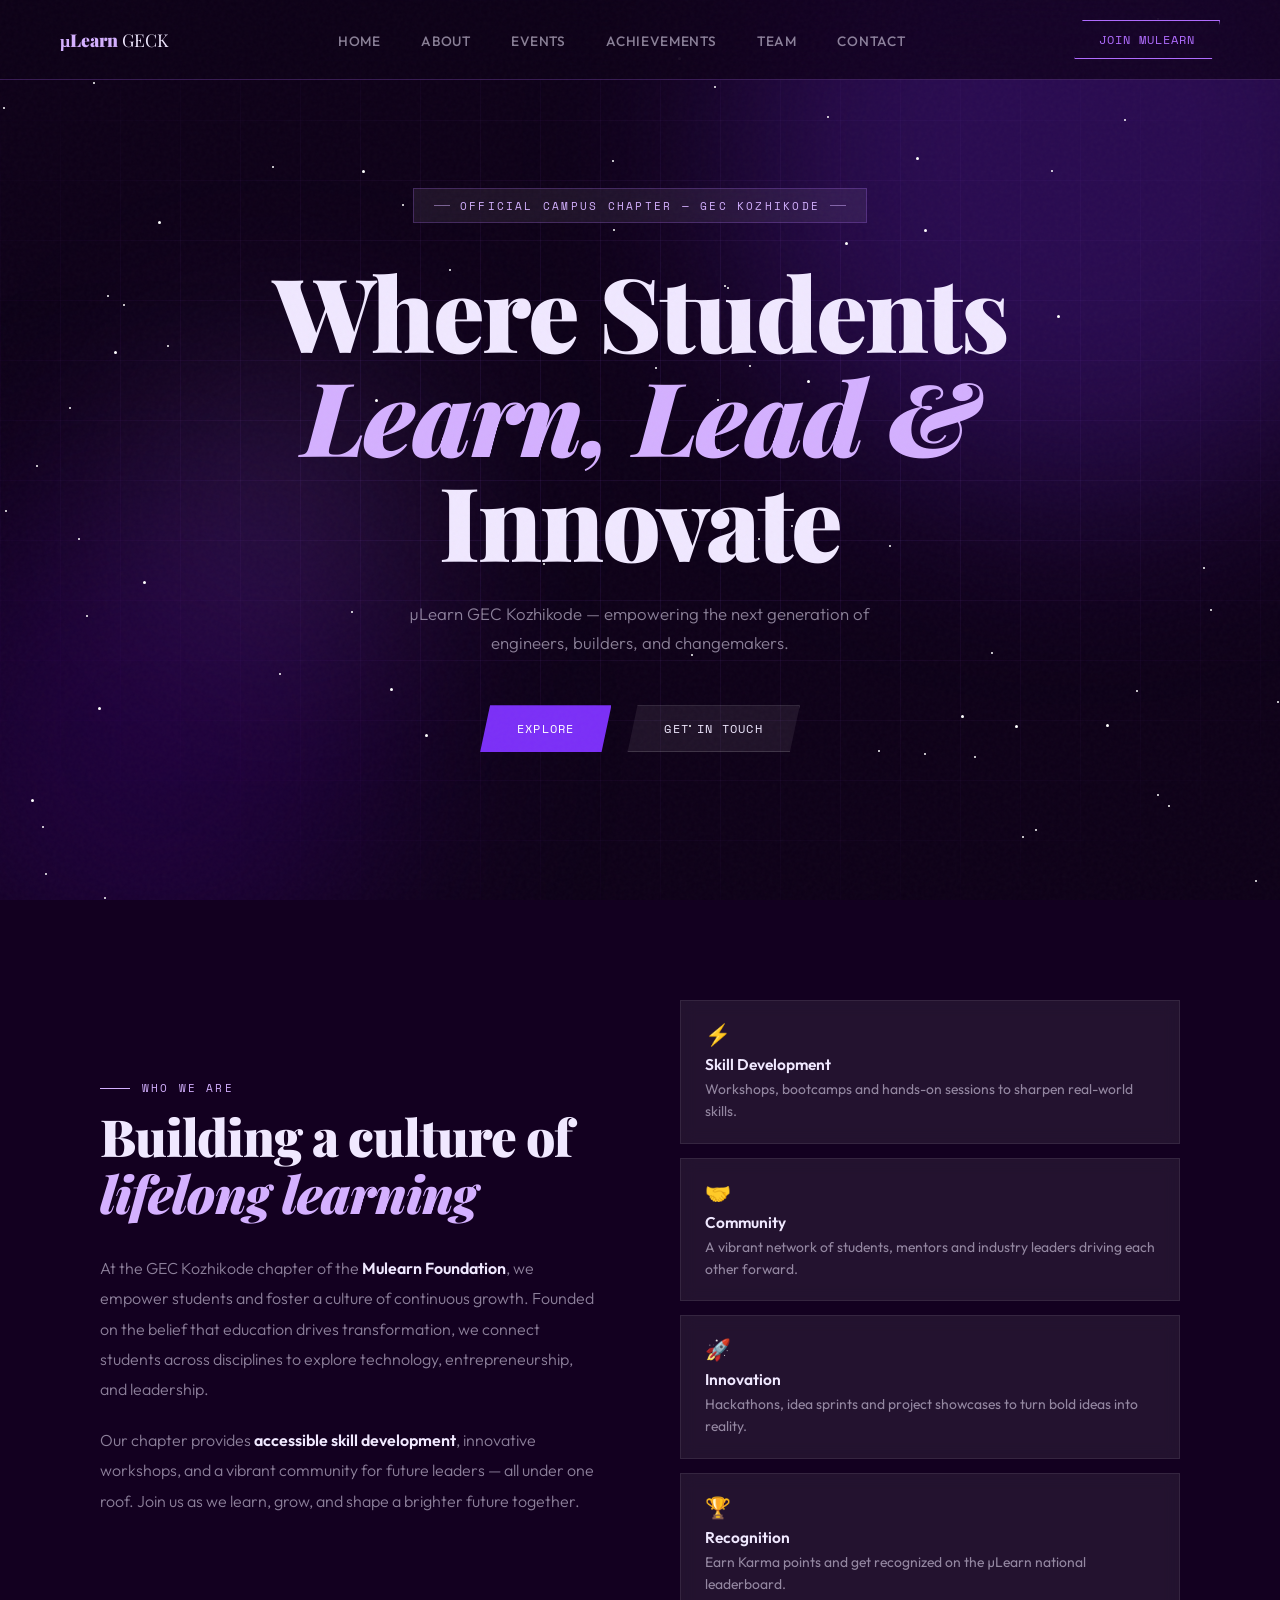
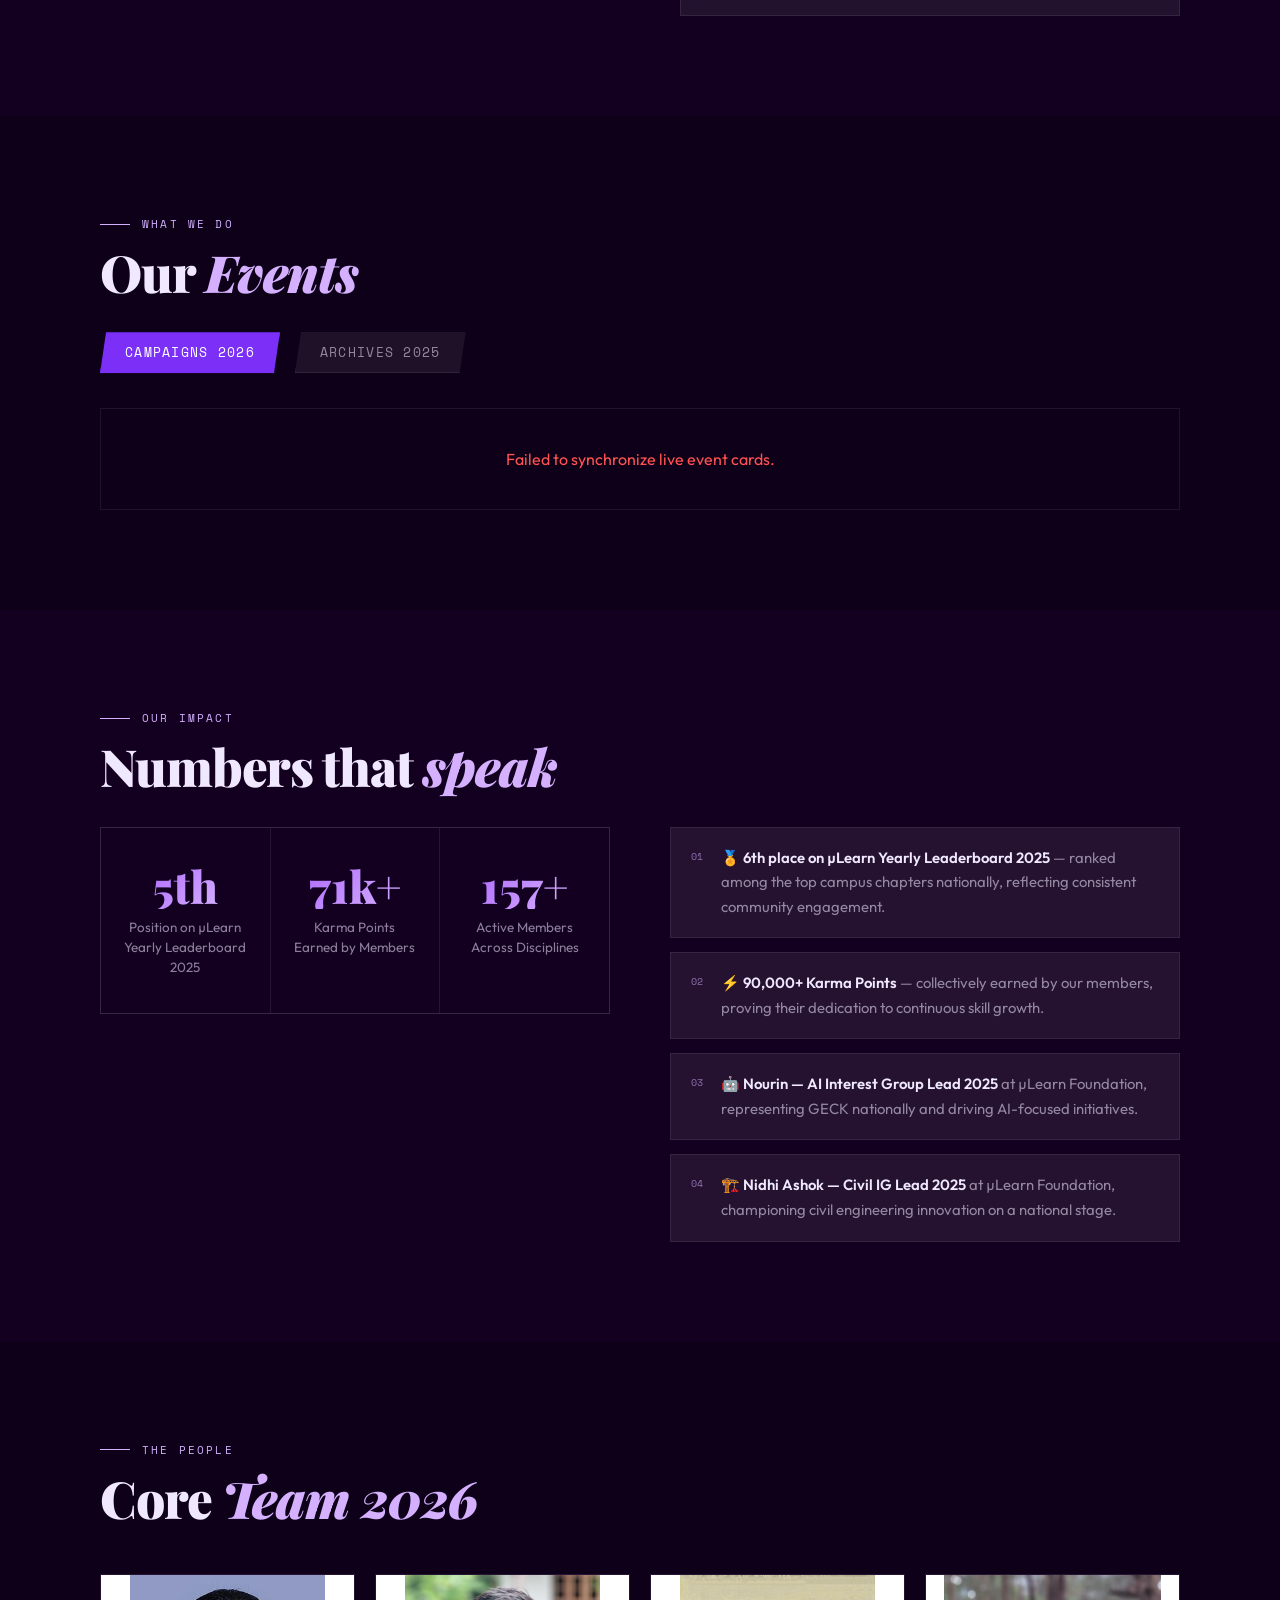
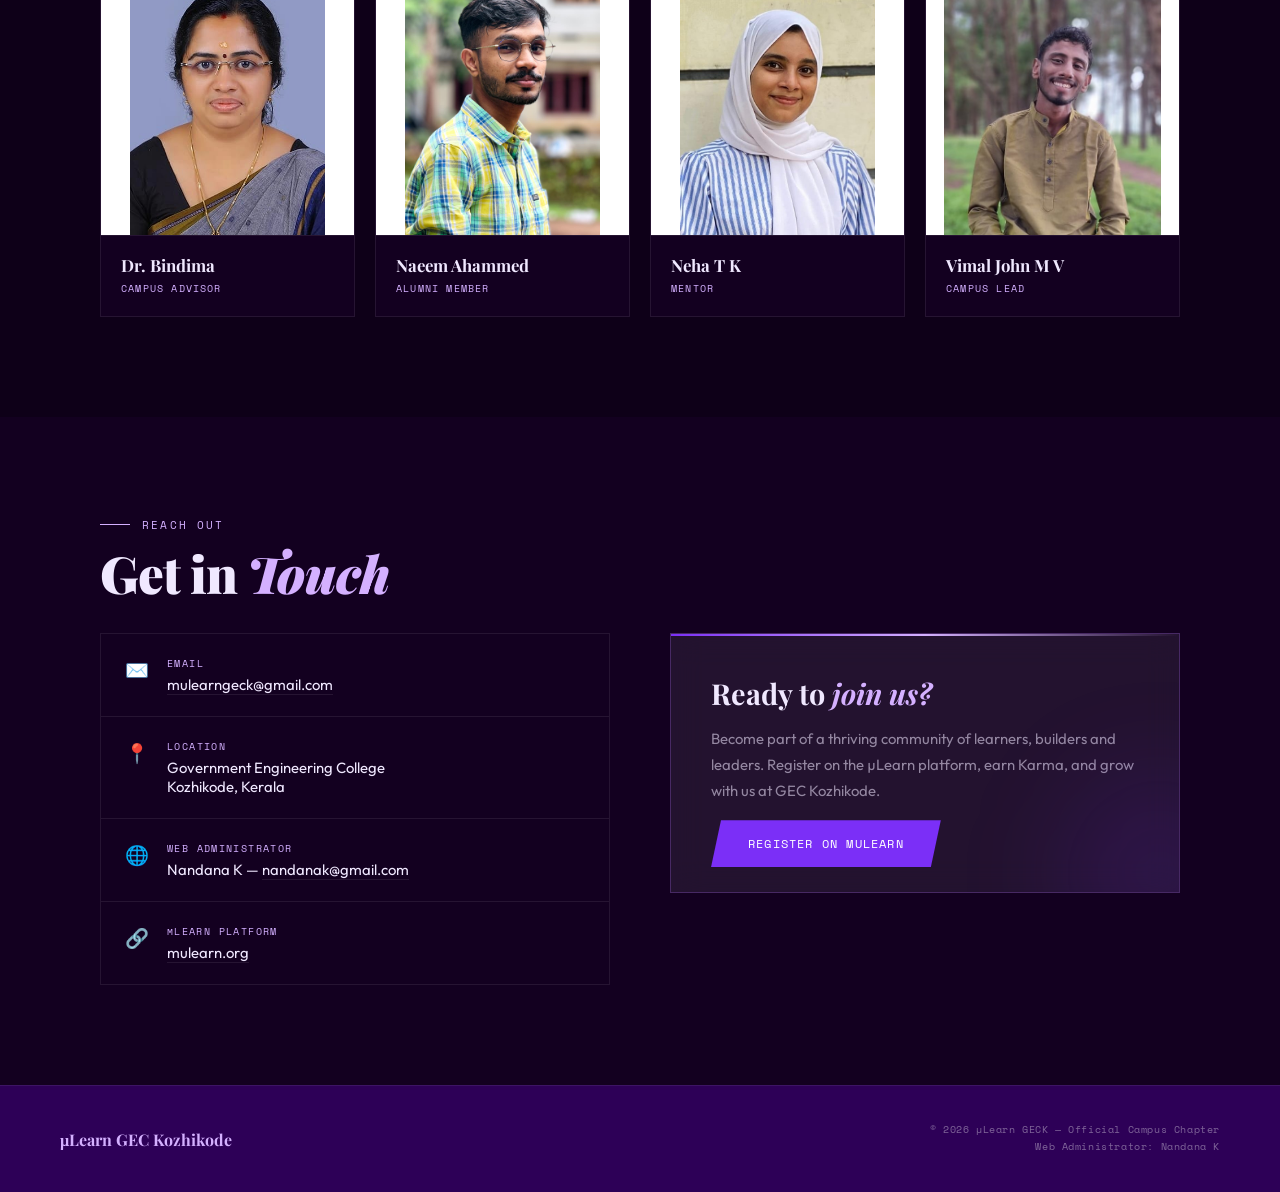
<file: index.html>
<!DOCTYPE html>
<html lang="en">
<head>
  <meta charset="UTF-8" />
  <meta name="viewport" content="width=device-width, initial-scale=1.0"/>
  <title>µLearn GEC Kozhikode – Official Website</title>
  <link rel="stylesheet" href="styles.css">
  <style>
    /* Year Filter Tab Styling to match your website's purple cyber aesthetic */
    .year-filter-tabs {
      display: flex;
      gap: 15px;
      margin: 20px 0 35px 0;
    }
    .year-tab-btn {
      font-family: 'Space Mono', monospace;
      font-size: 0.8rem;
      letter-spacing: 0.1em;
      text-transform: uppercase;
      padding: 10px 24px;
      background: var(--glass);
      color: var(--text-muted);
      border: 1px solid var(--border-soft);
      cursor: pointer;
      transition: all 0.25s ease;
      clip-path: polygon(6px 0%, 100% 0%, calc(100% - 6px) 100%, 0% 100%);
    }
    .year-tab-btn:hover {
      border-color: var(--purple-light);
      color: var(--text);
    }
    .year-tab-btn.active {
      background: var(--purple-mid);
      color: var(--white);
      border-color: var(--purple-mid);
      box-shadow: 0 0 15px rgba(123,47,247,0.3);
    }
  </style>
</head>
<body>

  <nav>
    <a class="nav-brand" href="#home">µLearn <span>GECK</span></a>
    <ul class="nav-links">
      <li><a href="#home">Home</a></li>
      <li><a href="#about">About</a></li>
      <li><a href="#events">Events</a></li>
      <li><a href="#achievements">Achievements</a></li>
      <li><a href="#team">Team</a></li>
      <li><a href="#contact">Contact</a></li>
    </ul>
    <a class="nav-cta" href="https://mulearn.org" target="_blank">Join MuLearn</a>
  </nav>

  <section id="home">
    <div class="hero-grid-bg"></div>
    <div class="hero-orb orb-1"></div>
    <div class="hero-orb orb-2"></div>
    <div class="hero-orb orb-3"></div>
    <div class="stars" id="stars"></div>

    <div class="hero-inner">
      <div class="hero-eyebrow">Official Campus Chapter — GEC Kozhikode</div>
      <h1 class="hero-title">
        <span class="block">Where Students</span>
        <span class="block italic">Learn, Lead &</span>
        <span class="block">Innovate</span>
      </h1>
      <p class="hero-sub">
        µLearn GEC Kozhikode — empowering the next generation of<br/>
        engineers, builders, and changemakers.
      </p>
      <div class="hero-cta">
        <a class="btn-primary" href="#about">Explore</a>
        <a class="btn-ghost" href="#contact">Get In Touch</a>
      </div>
    </div>
  </section>

  <section id="about">
    <div class="wrap">
      <div class="about-layout">
        <div class="about-text reveal">
          <div class="section-eyebrow">Who We Are</div>
          <h2 class="section-heading">Building a culture of <span class="accent">lifelong learning</span></h2>
          <p>At the GEC Kozhikode chapter of the <strong>Mulearn Foundation</strong>, we empower students and foster a culture of continuous growth. Founded on the belief that education drives transformation, we connect students across disciplines to explore technology, entrepreneurship, and leadership.</p>
          <p>Our chapter provides <strong>accessible skill development</strong>, innovative workshops, and a vibrant community for future leaders — all under one roof. Join us as we learn, grow, and shape a brighter future together.</p>
        </div>
        <div class="about-pillars reveal" style="transition-delay:0.15s">
          <div class="pillar">
            <div class="pillar-icon">⚡</div>
            <div class="pillar-title">Skill Development</div>
            <div class="pillar-text">Workshops, bootcamps and hands-on sessions to sharpen real-world skills.</div>
          </div>
          <div class="pillar">
            <div class="pillar-icon">🤝</div>
            <div class="pillar-title">Community</div>
            <div class="pillar-text">A vibrant network of students, mentors and industry leaders driving each other forward.</div>
          </div>
          <div class="pillar">
            <div class="pillar-icon">🚀</div>
            <div class="pillar-title">Innovation</div>
            <div class="pillar-text">Hackathons, idea sprints and project showcases to turn bold ideas into reality.</div>
          </div>
          <div class="pillar">
            <div class="pillar-icon">🏆</div>
            <div class="pillar-title">Recognition</div>
            <div class="pillar-text">Earn Karma points and get recognized on the µLearn national leaderboard.</div>
          </div>
        </div>
      </div>
    </div>
  </section>

  <section id="events">
    <div class="wrap">
      <div class="section-eyebrow reveal">What We Do</div>
      <h2 class="section-heading reveal">Our <span class="accent">Events</span></h2>

      <div class="year-filter-tabs reveal">
        <button class="year-tab-btn active" onclick="filterEventsByYear('2026', this)">Campaigns 2026</button>
        <button class="year-tab-btn" onclick="filterEventsByYear('2025', this)">Archives 2025</button>
      </div>

      <div class="slideshow-wrap reveal" style="transition-delay:0.1s">
        <div class="slides-track" id="slidesTrack">
          <p id="event-loading-msg" style="text-align: center; color: rgba(255,255,255,0.4); padding: 60px; width: 100%; font-family: 'Space Mono', monospace; font-size: 0.9rem;">
            Synchronizing with µLearn database operations matrix...
          </p>
        </div>
      </div>
    </div>
  </section>

  <section id="achievements">
    <div class="wrap">
      <div class="section-eyebrow reveal">Our Impact</div>
      <h2 class="section-heading reveal">Numbers that <span class="accent">speak</span></h2>
      <div class="achievements-layout">
        <div>
          <div class="stats-grid reveal" style="transition-delay:0.1s">
            <div class="stat-cell">
              <div class="stat-number" data-target="6" data-suffix="th">—</div>
              <div class="stat-label">Position on µLearn<br/>Yearly Leaderboard 2025</div>
            </div>
            <div class="stat-cell">
              <div class="stat-number" data-target="90" data-suffix="k+">—</div>
              <div class="stat-label">Karma Points<br/>Earned by Members</div>
            </div>
            <div class="stat-cell">
              <div class="stat-number" data-target="200" data-suffix="+">—</div>
              <div class="stat-label">Active Members<br/>Across Disciplines</div>
            </div>
          </div>
        </div>
        <div class="highlights-list reveal" style="transition-delay:0.2s">
          <div class="highlight-item">
            <div class="highlight-num">01</div>
            <div class="highlight-text"><strong>🏅 6th place on µLearn Yearly Leaderboard 2025</strong> — ranked among the top campus chapters nationally, reflecting consistent community engagement.</div>
          </div>
          <div class="highlight-item">
            <div class="highlight-num">02</div>
            <div class="highlight-text"><strong>⚡ 90,000+ Karma Points</strong> — collectively earned by our members, proving their dedication to continuous skill growth.</div>
          </div>
          <div class="highlight-item">
            <div class="highlight-num">03</div>
            <div class="highlight-text"><strong>🤖 Nourin — AI Interest Group Lead 2025</strong> at µLearn Foundation, representing GECK nationally and driving AI-focused initiatives.</div>
          </div>
          <div class="highlight-item">
            <div class="highlight-num">04</div>
            <div class="highlight-text"><strong>🏗️ Nidhi Ashok — Civil IG Lead 2025</strong> at µLearn Foundation, championing civil engineering innovation on a national stage.</div>
          </div>
        </div>
      </div>
    </div>
  </section>

  <section id="team">
    <div class="wrap">
      <div class="section-eyebrow reveal">The People</div>
      <h2 class="section-heading reveal">Core <span class="accent">Team 2026</span></h2>
      <div class="team-grid">
        <div class="team-card reveal">
          <div class="team-photo-wrap">
            <img class="team-photo" src="bindima.jpeg" alt="Dr. Bindima" onerror="this.parentElement.innerHTML='<div class=team-photo-placeholder>👩‍🏫</div>'">
          </div>
          <div class="team-info">
            <div class="team-name">Dr. Bindima</div>
            <div class="team-role">Campus Advisor</div>
          </div>
        </div>
        <div class="team-card reveal" style="transition-delay:0.1s">
          <div class="team-photo-wrap">
            <img class="team-photo" src="naem.jpeg" alt="Naeem Ahammed" onerror="this.parentElement.innerHTML='<div class=team-photo-placeholder>👨‍💻</div>'">
          </div>
          <div class="team-info">
            <div class="team-name">Naeem Ahammed</div>
            <div class="team-role">Alumni Member</div>
          </div>
        </div>
        <div class="team-card reveal" style="transition-delay:0.2s">
          <div class="team-photo-wrap">
            <img class="team-photo" src="neha.jpeg" alt="Neha T K" onerror="this.parentElement.innerHTML='<div class=team-photo-placeholder>👩‍💻</div>'">
          </div>
          <div class="team-info">
            <div class="team-name">Neha T K</div>
            <div class="team-role">Mentor</div>
          </div>
        </div>
        <div class="team-card reveal" style="transition-delay:0.3s">
          <div class="team-photo-wrap">
            <img class="team-photo" src="vimal.jpeg" alt="Vimal John M V" onerror="this.parentElement.innerHTML='<div class=team-photo-placeholder>👨‍🎓</div>'">
          </div>
          <div class="team-info">
            <div class="team-name">Vimal John M V</div>
            <div class="team-role">Campus Lead</div>
          </div>
        </div>
      </div>
    </div>
  </section>

  <section id="contact">
    <div class="wrap">
      <div class="section-eyebrow reveal">Reach Out</div>
      <h2 class="section-heading reveal">Get in <span class="accent">Touch</span></h2>
      <div class="contact-layout">
        <div class="contact-items reveal" style="transition-delay:0.1s">
          <div class="contact-item">
            <div class="contact-icon">✉️</div>
            <div>
              <div class="contact-label">Email</div>
              <div class="contact-value"><a href="mailto:mulearngeck@gmail.com">mulearngeck@gmail.com</a></div>
            </div>
          </div>
          <div class="contact-item">
            <div class="contact-icon">📍</div>
            <div>
              <div class="contact-label">Location</div>
              <div class="contact-value">Government Engineering College<br/>Kozhikode, Kerala</div>
            </div>
          </div>
          <div class="contact-item">
            <div class="contact-icon">🌐</div>
            <div>
              <div class="contact-label">Web Administrator</div>
              <div class="contact-value">Nandana K — <a href="mailto:nandanak@gmail.com">nandanak@gmail.com</a></div>
            </div>
          </div>
          <div class="contact-item">
            <div class="contact-icon">🔗</div>
            <div>
              <div class="contact-label">µLearn Platform</div>
              <div class="contact-value"><a href="https://mulearn.org" target="_blank">mulearn.org</a></div>
            </div>
          </div>
        </div>
        <div class="join-box reveal" style="transition-delay:0.2s">
          <h3>Ready to <span>join us?</span></h3>
          <p>Become part of a thriving community of learners, builders and leaders. Register on the µLearn platform, earn Karma, and grow with us at GEC Kozhikode.</p>
          <a class="btn-primary" href="https://mulearn.org" target="_blank">Register on MuLearn</a>
        </div>
      </div>
    </div>
  </section>

  <footer>
    <div class="footer-brand">µLearn GEC Kozhikode</div>
    <div class="footer-copy">
      © 2026 µLearn GECK — Official Campus Chapter<br/>
      Web Administrator: Nandana K
    </div>
  </footer>

  <script>
    const SCRIPT_URL = 'https://script.google.com/macros/s/AKfycbz1YLQO2w8bwQ8GNweSL10hmGk7LfmsLa-3VW8U76nuwHiRft1mTZz8T8WTAPWBjPbb/exec';
    const track = document.getElementById('slidesTrack');
    
    // Master data arrays for multi-year scope management
    let allEventsCached = [];
    let activeYearFilter = '2026';

    function getDirectDriveImageUrl(url) {
      if (!url) return '';
      const trimmed = url.trim();
      if (!trimmed.includes('drive.google.com')) return trimmed;
      const match = trimmed.match(/\/file\/d\/([a-zA-Z0-9-_]+)/) || trimmed.match(/id=([a-zA-Z0-9-_]+)/);
      if (match && match[1]) {
        return `https://drive.google.com/thumbnail?sz=w1200&id=${match[1]}`;
      }
      return trimmed;
    }

    // Network ingestion pipeline
    fetch(SCRIPT_URL)
      .then(res => res.json())
      .then(data => {
        allEventsCached = data || [];
        // Render the default tab (2026) immediately upon successful download
        renderFilteredCarousel();
      })
      .catch(err => {
        console.error("Fetch failure:", err);
        track.innerHTML = `<p style="text-align:center; color:#ff5252; width:100%; padding:40px;">Failed to synchronize live event cards.</p>`;
      });

    // Filtering handler linked directly to sub-tab button elements
    function filterEventsByYear(year, buttonElement) {
      activeYearFilter = year;
      
      // Update visual active styling across tab buttons
      document.querySelectorAll('.year-tab-btn').forEach(btn => btn.classList.remove('active'));
      buttonElement.classList.add('active');
      
      renderFilteredCarousel();
    }

    function renderFilteredCarousel() {
      // Filter array on the fly based on whether the date string contains '2025' or '2026'
      const filteredData = allEventsCached.filter(event => {
        const eventDateStr = String(event.date || '');
        return eventDateStr.includes(activeYearFilter);
      });

      if(filteredData.length === 0) {
        track.innerHTML = `<p style="text-align:center; color:rgba(255,255,255,0.5); width:100%; padding:60px; font-family:'Space Mono', monospace; font-size:0.9rem;">No entries found for the year ${activeYearFilter}.</p>`;
        return;
      }

      track.innerHTML = '';
      const totalSlides = filteredData.length;

      filteredData.forEach((event, index) => {
        const slideNum = index + 1;
        const padIndex = String(slideNum).padStart(2, '0');
        const padTotal = String(totalSlides).padStart(2, '0');
        
        const assetImg = getDirectDriveImageUrl(event.imageurl || event.image);
        const encodedName = encodeURIComponent(event.name);
        const encodedCat = encodeURIComponent(event.category);

        // Real-time date boundary checking loop logic
        let isExpired = false;
        if (event.deadline) {
          const deadlineDate = new Date(event.deadline);
          const currentDate = new Date();
          if (!isNaN(deadlineDate.getTime()) && currentDate > deadlineDate) {
            isExpired = true;
          }
        }

        const actionButtonHTML = isExpired 
          ? `<button class="register-btn" disabled style="background: rgba(255,255,255,0.05); color: var(--text-muted); border-color: var(--border-soft); cursor: not-allowed; transform: none; box-shadow: none;">Closed</button>`
          : `<button class="register-btn" onclick="window.location.href='register.html?name=${encodedName}&cat=${encodedCat}'">Register</button>`;

        const slideHTML = `
          <div class="slide ${index === 0 ? 'active' : ''}" data-slide-idx="${index}">
            <div class="slide-img-wrap">
              <img class="slide-img" src="${assetImg}" alt="${event.name}" onerror="this.style.display='none'; this.nextElementSibling.style.display='flex';">
              <div class="slide-placeholder" style="display:none; width:100%; height:100%; background:var(--bg-3); align-items:center; justify-content:center; font-size:4rem;">🌌</div>
            </div>
            <div class="slide-content">
              <div class="slide-index">${padIndex} / ${padTotal}</div>
              <div class="slide-cat">${event.category}</div>
              <div class="slide-name">${event.name}</div>
              <div class="slide-desc">
                ${event.description}
                <br><br>
                <span style="color: var(--lavender); font-family: 'Space Mono', monospace; font-size: 0.8rem; display: block; margin-bottom: 5px;">
                  📅 Date: ${event.date} | 🪙 Cost: ${event.price}
                </span>
              </div>
              <div class="slide-controls">
                <button class="slide-btn global-prev-trigger" id="prevBtn" aria-label="Previous">&#8592;</button>
                <button class="slide-btn global-next-trigger" id="nextBtn" aria-label="Next">&#8594;</button>
                <div class="slide-dots"></div>
                <span class="slide-counter">${slideNum} / ${totalSlides}</span>
                ${actionButtonHTML}
              </div>
            </div>
          </div>
        `;
        track.innerHTML += slideHTML;
      });

      // Clear existing listeners by initializing a brand new structural instance loop
      initCarouselEngine(totalSlides);
    }

    function initCarouselEngine(total) {
      let currentIdx = 0;
      
      function updateSliderDOM(targetIdx) {
        const slides = document.querySelectorAll('.slide');
        if(slides.length === 0) return;
        
        slides[currentIdx].classList.remove('active');
        currentIdx = (targetIdx + total) % total;
        slides[currentIdx].classList.add('active');
        
        const dotContainers = document.querySelectorAll('.slide-dots');
        dotContainers.forEach(container => {
          container.innerHTML = '';
          for(let i=0; i<total; i++) {
            container.innerHTML += `<span class="dot ${i === currentIdx ? 'active' : ''}"></span>`;
          }
        });

        document.querySelectorAll('.slide-counter, .s-counter').forEach(el => {
          el.textContent = `${currentIdx + 1} / ${total}`;
        });
      }

      // Safeguard global click pipeline configuration
      if (!window.carouselListenerConfigured) {
        document.addEventListener('click', function(e) {
          const slides = document.querySelectorAll('.slide');
          const localTotal = slides.length;
          if(localTotal <= 1) return;

          // Find current active slide index manually
          let activeIdx = 0;
          slides.forEach((s, idx) => { if(s.classList.contains('active')) activeIdx = idx; });

          if(e.target.classList.contains('global-next-trigger') || e.target.id === 'nextBtn' || e.target.classList.contains('s-next')) {
            slides[activeIdx].classList.remove('active');
            let nextIdx = (activeIdx + 1) % localTotal;
            slides[nextIdx].classList.add('active');
            syncCarouselIndicators(nextIdx, localTotal);
          }
          if(e.target.classList.contains('global-prev-trigger') || e.target.id === 'prevBtn' || e.target.classList.contains('s-prev')) {
            slides[activeIdx].classList.remove('active');
            let prevIdx = (activeIdx - 1 + localTotal) % localTotal;
            slides[prevIdx].classList.add('active');
            syncCarouselIndicators(prevIdx, localTotal);
          }
        });
        window.carouselListenerConfigured = true;
      }

      function syncCarouselIndicators(idx, localTotal) {
        const dotContainers = document.querySelectorAll('.slide-dots');
        dotContainers.forEach(container => {
          container.innerHTML = '';
          for(let i=0; i<localTotal; i++) {
            container.innerHTML += `<span class="dot ${i === idx ? 'active' : ''}"></span>`;
          }
        });
        document.querySelectorAll('.slide-counter, .s-counter').forEach(el => {
          el.textContent = `${idx + 1} / ${localTotal}`;
        });
      }

      updateSliderDOM(0);
    }
  </script>
  <script src="scripts.js"></script>
</body>
</html>
</file>
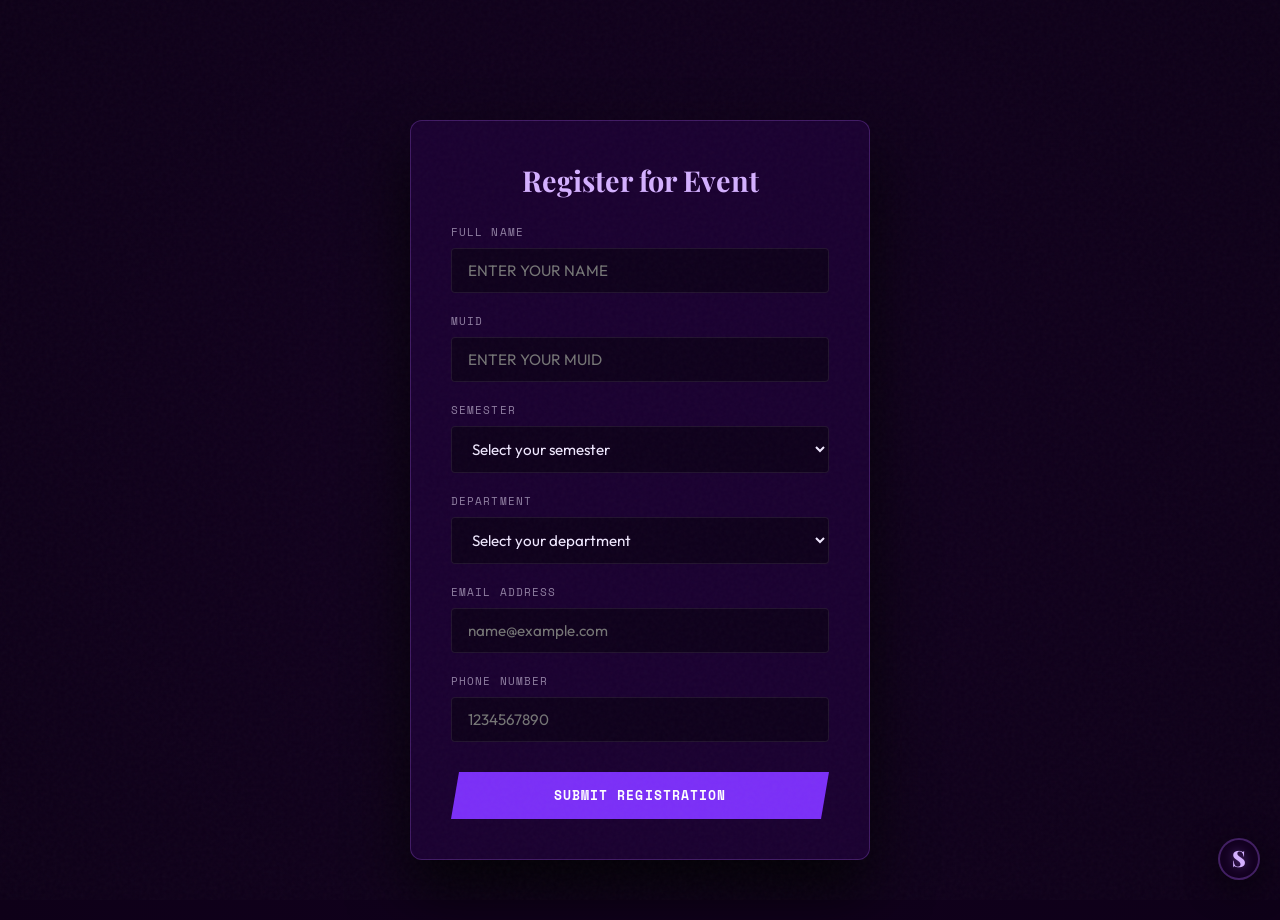
<file: register.html>
<!DOCTYPE html>
<html lang="en">
<head>
  <meta charset="UTF-8">
  <meta name="viewport" content="width=device-width, initial-scale=1.0">
  <title>REGISTER</title>
  <link rel="stylesheet" href="styles.css">
</head>
<body class="register-body-wrapper">

  <div class="form-container">
    <h2 id="form-title">Student Details Form</h2>
    
    <form id="studentRegisterForm">
      <input type="hidden" id="eventName" name="eventName">
      <input type="hidden" id="eventCategory" name="eventCategory">
        
      <div class="form-group">
        <label for="name">Full Name</label>
        <input type="text" id="name" name="name" placeholder="ENTER YOUR NAME" required>
      </div>

      <div class="form-group">
        <label for="muid">MUID</label>
        <input type="text" id="muid" name="muid" placeholder="ENTER YOUR MUID" required>
      </div>

      <div class="form-group">
        <label for="semester">Semester</label>
        <select id="semester" name="semester" required>
          <option value="" disabled selected>Select your semester</option>
          <option value="S1">S1</option>
          <option value="S2">S2</option>
          <option value="S3">S3</option>
          <option value="S4">S4</option>
          <option value="S5">S5</option>
          <option value="S6">S6</option>
          <option value="S7">S7</option>
          <option value="S8">S8</option>
        </select>
      </div>

      <div class="form-group">
        <label for="department">Department</label>
        <select id="department" name="department" required>
          <option value="" disabled selected>Select your department</option>
          <option value="CSD">CSD</option>
          <option value="EC">EC</option>
          <option value="AE">AE</option>
          <option value="CE">CE</option>
          <option value="MECH">MECH</option>
        </select>
      </div>

      <div class="form-group">
        <label for="email">Email Address</label>
        <input type="email" id="email" name="email" placeholder="name@example.com" required>
      </div>

      <div class="form-group">
        <label for="phone">Phone Number</label>
        <input type="tel" id="phone" name="phone" placeholder="1234567890" pattern="[0-9]{10}" title="Please enter a valid 10-digit phone number" required>
      </div>

      <button type="submit" id="submitBtn">Submit Registration</button>
    </form>
    
    <p id="successToast" style="color: #00e676; text-align: center; margin-top: 15px; display: none; font-weight: 600; font-family: 'Space Mono', monospace; font-size: 0.85rem;">
      Registration saved to database matrix!
    </p>
  </div>
  

  <script>
    const urlParams = new URLSearchParams(window.location.search);
    const eventName = urlParams.get('name') || "Event";
    const eventCategory = urlParams.get('cat') || "Tech"; 

    document.getElementById('form-title').innerText = `Register for ${eventName}`;
    document.getElementById('eventName').value = eventName;
    document.getElementById('eventCategory').value = eventCategory;

    const BACKEND_URL = 'https://script.google.com/macros/s/AKfycbz1YLQO2w8bwQ8GNweSL10hmGk7LfmsLa-3VW8U76nuwHiRft1mTZz8T8WTAPWBjPbb/exec'; 
    
    const form = document.getElementById('studentRegisterForm');
    const submitBtn = document.getElementById('submitBtn');
    const toast = document.getElementById('successToast');

    form.addEventListener('submit', event => {
      event.preventDefault(); 
      
      submitBtn.disabled = true;
      submitBtn.innerText = "Processing submission...";

      fetch(BACKEND_URL, { method: 'POST', body: new FormData(form) })
        .then(res => {
          submitBtn.innerText = "Submitted Successfully!";
          toast.style.display = "block";
          form.reset(); 
        })
        .catch(err => {
          console.error("Error logging submission:", err.message);
          submitBtn.disabled = false;
          submitBtn.innerText = "Retry Submission";
        });
    });
  </script>
<!-- Sidharth P. Signature Widget - Interactive Circle Capsule -->
<div class="sidharth-signature-widget" style="position: fixed; bottom: 20px; right: 20px; z-index: 99999; display: flex; align-items: center; flex-direction: row-reverse; gap: 0px; cursor: pointer;" onmouseenter="this.querySelector('.sig-text-slide').style.width='180px'; this.querySelector('.sig-text-slide').style.padding='0 15px 0 20px'; this.querySelector('.sig-text-slide').style.opacity='1'; this.querySelector('.sig-text-slide').style.marginRight='-15px'; this.querySelector('.sig-icon-ring').style.transform='rotate(360deg)'; this.querySelector('.sig-icon-ring').style.borderColor='#b06bff';" onmouseleave="this.querySelector('.sig-text-slide').style.width='0px'; this.querySelector('.sig-text-slide').style.padding='0'; this.querySelector('.sig-text-slide').style.opacity='0'; this.querySelector('.sig-text-slide').style.marginRight='0px'; this.querySelector('.sig-icon-ring').style.transform='rotate(0deg)'; this.querySelector('.sig-icon-ring').style.borderColor='rgba(176,107,255,0.3)';">
  
  <!-- The Master Font Circle Ring -->
  <div class="sig-icon-ring" style="width: 42px; height: 42px; background: #130020; border: 2px solid rgba(176,107,255,0.3); border-radius: 50%; display: flex; align-items: center; justify-content: center; box-shadow: 0 8px 32px rgba(0,0,0,0.6); position: relative; z-index: 2; transition: transform 0.6s cubic-bezier(0.23, 1, 0.32, 1), border-color 0.4s ease;">
    <span style="font-family: 'Playfair Display', serif; font-weight: 900; font-size: 1.4rem; color: #d4b0ff; line-height: 1; text-shadow: 0 0 10px rgba(176,107,255,0.5); transform: translateY(-1px);">S</span>
  </div>

  <!-- Sliding Interactive Text Capsule -->
  <div class="sig-text-slide" style="width: 0px; height: 34px; background: rgba(26,0,48,0.85); backdrop-filter: blur(8px); -webkit-backdrop-filter: blur(8px); border: 1px solid rgba(176,107,255,0.2); border-radius: 20px 0 0 20px; display: flex; align-items: center; justify-content: center; white-space: nowrap; opacity: 0; overflow: hidden; transition: all 0.5s cubic-bezier(0.23, 1, 0.32, 1); z-index: 1;">
    <span style="font-family: 'Space Mono', monospace; font-size: 0.68rem; color: #ede0ff; letter-spacing: 0.08em; text-transform: uppercase;">Crafted by <strong style="color: #fff; font-family: 'Outfit', sans-serif; font-weight: 600;">Sidharth</strong></span>
  </div>
</div>
</div>
</body>
</html>
</file>
<file: styles.css>
@import url('https://fonts.googleapis.com/css2?family=Playfair+Display:wght@400;700;900&family=Outfit:wght@300;400;500;600;700&family=Space+Mono:wght@400;700&display=swap');
   
:root {
  --purple-deep: #2d0057;
  --purple-mid: #7b2ff7;
  --purple-light: #b06bff;
  --lavender: #d4b0ff;
  --soft: #ede0ff;
  --white: #fff;
  --bg: #0e0018;
  --bg-2: #130020;
  --bg-3: #1a0030;
  --glass: rgba(255,255,255,0.07);
  --glass-border: rgba(255,255,255,0.14);
  --glass-hover: rgba(255,255,255,0.12);
  --text: #f0e8ff;
  --text-muted: rgba(240,232,255,0.55);
  --border: rgba(176,107,255,0.25);
  --border-soft: rgba(255,255,255,0.08);
}

*, *::before, *::after { box-sizing: border-box; margin: 0; padding: 0; }
html { scroll-behavior: smooth; }

body {
  font-family: 'Outfit', sans-serif;
  background: var(--bg);
  color: var(--text);
  overflow-x: hidden;
}

body::before {
  content: '';
  position: fixed;
  inset: 0;
  background-image: url("data:image/svg+xml,%3Csvg viewBox='0 0 256 256' xmlns='http://www.w3.org/2000/svg'%3E%3Cfilter id='n'%3E%3CfeTurbulence type='fractalNoise' baseFrequency='0.9' numOctaves='4' stitchTiles='stitch'/%3E%3C/filter%3E%3Crect width='100%25' height='100%25' filter='url(%23n)' opacity='1'/%3E%3C/svg%3E");
  opacity: 0.03;
  pointer-events: none;
  z-index: 9999;
}

/* Target registration body container cleanly for alignment layout overrides */
.register-body-wrapper {
  display: flex;
  justify-content: center;
  align-items: center;
  min-height: 100vh;
  padding: 120px 20px 60px;
  background-image: radial-gradient(circle at center, var(--bg-2) 0%, var(--bg) 100%);
}

::-webkit-scrollbar { width: 4px; }
::-webkit-scrollbar-track { background: var(--bg); }
::-webkit-scrollbar-thumb { background: var(--purple-mid); border-radius: 99px; }

/* ─── NAVBAR ─── */
nav {
  position: fixed;
  top: 0; left: 0; right: 0;
  z-index: 200;
  display: flex;
  align-items: center;
  justify-content: space-between;
  padding: 20px 60px;
  background: rgba(14,0,24,0.72);
  backdrop-filter: blur(24px);
  -webkit-backdrop-filter: blur(24px);
  border-bottom: 1px solid var(--border);
  animation: navIn 0.9s cubic-bezier(.23,1,.32,1) both;
}
@keyframes navIn { from { transform: translateY(-100%); opacity:0; } to { transform: none; opacity:1; } }

.nav-brand {
  font-family: 'Playfair Display', serif;
  font-weight: 900;
  font-size: 1.1rem;
  color: var(--lavender);
  text-decoration: none;
}
.nav-brand span { color: var(--text); font-weight: 400; }

.nav-links { display: flex; gap: 40px; list-style: none; }
.nav-links a {
  color: var(--text-muted);
  text-decoration: none;
  font-size: 0.85rem;
  font-weight: 500;
  letter-spacing: 0.06em;
  text-transform: uppercase;
  transition: color 0.2s;
  position: relative;
}
.nav-links a::after {
  content: '';
  position: absolute;
  bottom: -4px; left: 0; right: 100%;
  height: 1px;
  background: var(--lavender);
  transition: right 0.3s cubic-bezier(.23,1,.32,1);
}
.nav-links a:hover { color: var(--lavender); }
.nav-links a:hover::after { right: 0; }

.nav-cta {
  font-family: 'Space Mono', monospace;
  font-size: 0.75rem;
  padding: 10px 24px;
  border: 1px solid var(--purple-light);
  color: var(--purple-light);
  text-decoration: none;
  letter-spacing: 0.08em;
  text-transform: uppercase;
  transition: all 0.25s;
  clip-path: polygon(8px 0%, 100% 0%, calc(100% - 8px) 100%, 0% 100%);
}
.nav-cta:hover { background: var(--purple-mid); color: var(--white); border-color: var(--purple-mid); }

/* ─── HERO ─── */
#home {
  min-height: 100vh;
  display: grid;
  place-items: center;
  padding: 140px 60px 100px;
  position: relative;
  overflow: hidden;
}

.hero-grid-bg {
  position: absolute;
  inset: 0;
  background-image:
    linear-gradient(rgba(176,107,255,0.08) 1px, transparent 1px),
    linear-gradient(90deg, rgba(176,107,255,0.08) 1px, transparent 1px);
  background-size: 60px 60px;
  mask-image: radial-gradient(ellipse 70% 60% at 50% 50%, black 30%, transparent 100%);
}

.hero-orb {
  position: absolute;
  border-radius: 50%;
  filter: blur(100px);
  animation: pulse 6s ease-in-out infinite alternate;
}
.orb-1 { width: 700px; height: 700px; background: rgba(123,47,247,0.25); top: -200px; right: -150px; }
.orb-2 { width: 500px; height: 500px; background: rgba(45,0,87,0.55); bottom: -100px; left: -100px; animation-delay: -3s; }
.orb-3 { width: 300px; height: 300px; background: rgba(176,107,255,0.15); top: 40%; left: 10%; animation-delay: -5s; }
@keyframes pulse { from { transform: scale(1); } to { transform: scale(1.08); } }

.stars { position: absolute; inset: 0; pointer-events: none; overflow: hidden; }
.star {
  position: absolute;
  background: white;
  border-radius: 50%;
  animation: twinkle 3s ease-in-out infinite alternate;
}
@keyframes twinkle { from { opacity: 0.15; transform: scale(0.8); } to { opacity: 0.9; transform: scale(1.3); } }

.hero-inner { position: relative; z-index: 2; text-align: center; max-width: 900px; }

.hero-eyebrow {
  display: inline-flex;
  align-items: center;
  gap: 10px;
  font-family: 'Space Mono', monospace;
  font-size: 0.7rem;
  letter-spacing: 0.2em;
  text-transform: uppercase;
  color: var(--lavender);
  border: 1px solid var(--border);
  background: var(--glass);
  backdrop-filter: blur(10px);
  padding: 8px 20px;
  margin-bottom: 36px;
  animation: riseIn 0.9s 0.3s both;
}
.hero-eyebrow::before, .hero-eyebrow::after { content: ''; width: 16px; height: 1px; background: var(--lavender); opacity: 0.5; }

.hero-title {
  font-family: 'Playfair Display', serif;
  font-weight: 900;
  font-size: clamp(3rem, 8vw, 6.5rem);
  line-height: 1.02;
  letter-spacing: -0.02em;
  animation: riseIn 0.9s 0.45s both;
}
.hero-title .italic { font-style: italic; color: var(--lavender); }
.hero-title .block { display: block; }

.hero-sub {
  margin-top: 28px;
  font-size: 1.05rem;
  color: var(--text-muted);
  line-height: 1.7;
  animation: riseIn 0.9s 0.6s both;
  font-weight: 300;
}

.hero-cta {
  margin-top: 48px;
  display: flex;
  gap: 16px;
  justify-content: center;
  flex-wrap: wrap;
  animation: riseIn 0.9s 0.75s both;
}

.btn-primary {
  font-family: 'Space Mono', monospace;
  font-size: 0.75rem;
  letter-spacing: 0.1em;
  text-transform: uppercase;
  padding: 14px 36px;
  background: var(--purple-mid);
  color: var(--white);
  text-decoration: none;
  clip-path: polygon(10px 0%, 100% 0%, calc(100% - 10px) 100%, 0% 100%);
  transition: all 0.25s;
  border: 1px solid transparent;
}
.btn-primary:hover { background: var(--purple-deep); border-color: var(--purple-light); transform: translateY(-2px); box-shadow: 0 10px 30px rgba(123,47,247,0.4); }

.btn-ghost {
  font-family: 'Space Mono', monospace;
  font-size: 0.75rem;
  letter-spacing: 0.1em;
  text-transform: uppercase;
  padding: 14px 36px;
  border: 1px solid var(--glass-border);
  background: var(--glass);
  backdrop-filter: blur(10px);
  color: var(--text);
  text-decoration: none;
  clip-path: polygon(10px 0%, 100% 0%, calc(100% - 10px) 100%, 0% 100%);
  transition: all 0.25s;
}
.btn-ghost:hover { border-color: var(--lavender); color: var(--lavender); transform: translateY(-2px); }

@keyframes riseIn { from { opacity:0; transform: translateY(30px); } to { opacity:1; transform:none; } }

/* scroll hint */
.hero-scroll {
  position: absolute;
  bottom: 40px; left: 50%;
  transform: translateX(-50%);
  display: flex; flex-direction: column; align-items: center; gap: 8px;
  font-family: 'Space Mono', monospace;
  font-size: 0.62rem;
  letter-spacing: 0.15em;
  text-transform: uppercase;
  color: var(--text-muted);
  animation: riseIn 1s 1.2s both;
}
.scroll-track { width: 1px; height: 50px; background: var(--border-soft); position: relative; overflow: hidden; }
.scroll-track::after {
  content: '';
  position: absolute;
  top: -20px; left: 0; width: 1px; height: 20px;
  background: var(--lavender);
  animation: scrollLine 1.5s ease-in-out infinite;
}
@keyframes scrollLine { from { top: -20px; } to { top: 60px; } }

/* ─── LAYOUT ─── */
.wrap { max-width: 1200px; margin: 0 auto; padding: 100px 60px; }

.section-eyebrow {
  font-family: 'Space Mono', monospace;
  font-size: 0.68rem;
  letter-spacing: 0.2em;
  text-transform: uppercase;
  color: var(--lavender);
  margin-bottom: 12px;
  display: flex; align-items: center; gap: 12px;
}
.section-eyebrow::before { content: ''; display: inline-block; width: 30px; height: 1px; background: var(--lavender); }

.section-heading {
  font-family: 'Playfair Display', serif;
  font-weight: 900;
  font-size: clamp(2rem, 4vw, 3.2rem);
  letter-spacing: -0.02em;
  line-height: 1.1;
  margin-bottom: 32px;
}
.section-heading .accent { color: var(--lavender); font-style: italic; }

/* ─── ABOUT ─── */
#about { background: var(--bg-2); }

.about-layout {
  display: grid;
  grid-template-columns: 1fr 1fr;
  gap: 80px;
  align-items: center;
}

.about-text p { color: var(--text-muted); line-height: 1.9; font-size: 1rem; font-weight: 300; margin-bottom: 20px; }
.about-text p strong { color: var(--text); font-weight: 600; }

.about-pillars { display: grid; gap: 14px; }

.pillar {
  border: 1px solid var(--border-soft);
  padding: 20px 24px;
  position: relative;
  overflow: hidden;
  background: var(--glass);
  backdrop-filter: blur(8px);
  transition: border-color 0.3s, background 0.3s;
}
.pillar::before {
  content: '';
  position: absolute;
  top: 0; left: 0; width: 3px; height: 100%;
  background: linear-gradient(180deg, var(--purple-mid), var(--lavender));
  transform: scaleY(0); transform-origin: top;
  transition: transform 0.35s cubic-bezier(.23,1,.32,1);
}
.pillar:hover { border-color: var(--border); background: var(--glass-hover); }
.pillar:hover::before { transform: scaleY(1); }
.pillar-icon { font-size: 1.3rem; margin-bottom: 7px; }
.pillar-title { font-weight: 600; font-size: 0.97rem; margin-bottom: 4px; }
.pillar-text { color: var(--text-muted); font-size: 0.87rem; line-height: 1.6; }

/* ─── EVENTS SLIDESHOW ─── */
#events { background: var(--bg); }

.slideshow-wrap {
  position: relative;
  margin-top: 10px;
  overflow: hidden;
  border: 1px solid var(--border-soft);
}

.slides-track {
  display: flex;
  width: 100%;
}

.slide {
  min-width: 100%;
  width: 100%;
  display: none; /* Block collapsing conflicts */
  grid-template-columns: 1fr 1fr;
  opacity: 0;
}

.slide.active {
  display: grid;
  opacity: 1;
  animation: slideFadeIn 0.4s ease-in-out forwards;
}
@keyframes slideFadeIn { from { opacity: 0; } to { opacity: 1; } }

.slide-img-wrap {
  position: relative;
  height: 420px;
  overflow: hidden;
  background: var(--bg-3);
}
.slide-img-wrap::after {
  content: '';
  position: absolute; inset: 0;
  background: linear-gradient(90deg, transparent 60%, var(--bg));
  pointer-events: none;
}
.slide-img {
  width: 100%;
  height: 100%;
  object-fit: contain;
  display: block;
  transition: transform 0.8s cubic-bezier(.23,1,.32,1);
}

.slide-placeholder {
  width: 100%; height: 420px;
  display: flex; align-items: center; justify-content: center;
  font-size: 5rem;
}

.slide-content {
  display: flex;
  flex-direction: column;
  justify-content: center;
  padding: 52px 52px 52px 44px;
  background: var(--bg);
}

.slide-index {
  font-family: 'Space Mono', monospace;
  font-size: 0.62rem;
  letter-spacing: 0.2em;
  color: var(--text-muted);
  margin-bottom: 16px;
}
.slide-cat {
  font-family: 'Space Mono', monospace;
  font-size: 0.65rem;
  letter-spacing: 0.18em;
  text-transform: uppercase;
  color: var(--lavender);
  margin-bottom: 12px;
}
.slide-name {
  font-family: 'Playfair Display', serif;
  font-weight: 900;
  font-size: clamp(1.6rem, 3vw, 2.4rem);
  line-height: 1.15;
  margin-bottom: 18px;
}
.slide-desc {
  color: var(--text-muted);
  font-size: 0.95rem;
  line-height: 1.75;
  font-weight: 300;
  margin-bottom: 30px;
}

.slide-controls {
  display: flex;
  align-items: center;
  gap: 16px;
  margin-top: auto;
  padding-top: 15px;
  width: 100%;
}
.slide-btn {
  width: 44px; height: 44px;
  border: 1px solid var(--border);
  background: var(--glass);
  color: var(--text);
  font-size: 1.1rem;
  cursor: pointer;
  display: flex; align-items: center; justify-content: center;
  transition: all 0.25s;
  clip-path: polygon(6px 0%, 100% 0%, calc(100% - 6px) 100%, 0% 100%);
  flex-shrink: 0;
}
.slide-btn:hover { background: var(--purple-mid); border-color: var(--purple-mid); }

.slide-dots { display: flex; gap: 8px; align-items: center; }
.dot {
  width: 6px; height: 6px;
  border-radius: 50%;
  background: var(--border-soft);
  cursor: pointer;
  transition: all 0.3s;
  border: none; padding: 0;
  display: inline-block;
}
.dot.active { background: var(--lavender); width: 22px; border-radius: 3px; }

.slide-counter {
  font-family: 'Space Mono', monospace;
  font-size: 0.68rem;
  color: var(--text-muted);
  margin-left: auto;
}

/* ─── DYNAMIC REGISTRATION TRIGGER BUTTON ─── */
.register-btn {
  font-family: 'Space Mono', monospace;
  font-size: 0.72rem;
  letter-spacing: 0.08em;
  text-transform: uppercase;
  padding: 10px 24px;
  background: linear-gradient(135deg, var(--purple-mid), var(--purple-deep));
  color: var(--white);
  border: 1px solid var(--purple-light);
  cursor: pointer;
  transition: all 0.25s ease;
  clip-path: polygon(8px 0%, 100% 0%, calc(100% - 8px) 100%, 0% 100%);
  margin-left: 15px;
}
.register-btn:hover {
  background: var(--purple-light);
  color: var(--bg);
  transform: translateY(-2px);
  box-shadow: 0 6px 20px rgba(176,107,255,0.3);
}
.register-btn:active { transform: translateY(0); }

/* ─── ACHIEVEMENTS ─── */
#achievements { background: var(--bg-2); }

.achievements-layout {
  display: grid;
  grid-template-columns: 1fr 1fr;
  gap: 60px;
  align-items: start;
}

.stats-grid {
  display: grid;
  grid-template-columns: repeat(3, 1fr);
  gap: 1px;
  background: var(--border-soft);
  border: 1px solid var(--border-soft);
  margin-top: 0;
}

.stat-cell {
  background: var(--bg-2);
  padding: 36px 20px;
  position: relative; overflow: hidden;
  transition: background 0.3s;
  display: flex;
  flex-direction: column;
  align-items: center;
  text-align: center;
}
.stat-cell:hover { background: var(--bg-3); }
.stat-cell::after {
  content: '';
  position: absolute; bottom: 0; left: 0; right: 0; height: 2px;
  background: linear-gradient(90deg, var(--purple-mid), var(--lavender), transparent);
  transform: scaleX(0); transform-origin: left;
  transition: transform 0.4s;
}
.stat-cell:hover::after { transform: scaleX(1); }

.stat-number {
  font-family: 'Playfair Display', serif;
  font-weight: 900; font-size: 2.8rem;
  background: linear-gradient(135deg, var(--purple-light), var(--lavender));
  -webkit-background-clip: text; -webkit-text-fill-color: transparent;
  background-clip: text;
  line-height: 1; margin-bottom: 8px;
}
.stat-label {
  color: var(--text-muted);
  font-size: 0.84rem;
  line-height: 1.5;
  text-align: center;
}

.highlights-list { display: flex; flex-direction: column; gap: 14px; }

.highlight-item {
  display: flex; gap: 18px;
  padding: 18px 20px;
  border: 1px solid var(--border-soft);
  background: var(--glass);
  align-items: flex-start;
  transition: border-color 0.3s, background 0.3s;
}
.highlight-item:hover { border-color: var(--border); background: var(--glass-hover); }

.highlight-num { font-family: 'Space Mono', monospace; font-size: 0.62rem; color: var(--lavender); opacity: 0.6; padding-top: 3px; flex-shrink: 0; }
.highlight-text { font-size: 0.93rem; line-height: 1.65; color: var(--text-muted); }
.highlight-text strong { color: var(--text); font-weight: 600; }

/* ─── TEAM ─── */
#team { background: var(--bg); }

.team-grid {
  display: grid;
  grid-template-columns: repeat(4, 1fr);
  gap: 20px;
  margin-top: 48px;
}

.team-card {
  border: 1px solid var(--border-soft);
  overflow: hidden;
  background: var(--bg-2);
  transition: border-color 0.3s, transform 0.3s;
}
.team-card:hover { border-color: var(--border); transform: translateY(-6px); }
.team-card:hover .team-photo { transform: scale(1.05); }

.team-photo-wrap { height: 260px; overflow: hidden; background: white; }
.team-photo { width: 100%; height: 100%; object-fit: contain; display: block; background: white; transition: transform 0.5s cubic-bezier(.23,1,.32,1); }
.team-photo-placeholder { width: 100%; height: 260px; display: flex; align-items: center; justify-content: center; font-size: 4rem; background: var(--bg-3); }

.team-info { padding: 18px 20px 20px; border-top: 1px solid var(--border-soft); }
.team-name { font-family: 'Playfair Display', serif; font-weight: 700; font-size: 1.05rem; margin-bottom: 5px; }
.team-role { font-family: 'Space Mono', monospace; font-size: 0.62rem; letter-spacing: 0.12em; text-transform: uppercase; color: var(--lavender); }

/* ─── CONTACT ─── */
#contact { background: var(--bg-2); }

.contact-layout {
  display: grid;
  grid-template-columns: 1fr 1fr;
  gap: 60px;
  align-items: start;
}

.contact-items { display: flex; flex-direction: column; border: 1px solid var(--border-soft); }
.contact-item {
  display: flex; align-items: flex-start; gap: 18px;
  padding: 22px 24px; border-bottom: 1px solid var(--border-soft);
  transition: background 0.2s;
}
.contact-item:last-child { border-bottom: none; }
.contact-item:hover { background: var(--glass); }
.contact-icon { font-size: 1.2rem; flex-shrink: 0; margin-top: 2px; }
.contact-label { font-family: 'Space Mono', monospace; font-size: 0.62rem; letter-spacing: 0.14em; text-transform: uppercase; color: var(--lavender); margin-bottom: 4px; }
.contact-value { color: var(--text); font-size: 0.93rem; }
.contact-value a { color: var(--text); text-decoration: none; border-bottom: 1px solid var(--border-soft); transition: color 0.2s, border-color 0.2s; }
.contact-value a:hover { color: var(--lavender); border-color: var(--lavender); }

.join-box {
  border: 1px solid var(--border);
  padding: 40px;
  background: var(--glass);
  backdrop-filter: blur(16px);
  position: relative; overflow: hidden;
}
.join-box::before {
  content: '';
  position: absolute; top: 0; left: 0; width: 100%; height: 2px;
  background: linear-gradient(90deg, var(--purple-mid), var(--lavender), transparent);
}
.join-box::after {
  content: '';
  position: absolute; bottom: -80px; right: -80px;
  width: 200px; height: 200px;
  background: rgba(123,47,247,0.12);
  border-radius: 50%; filter: blur(50px);
}
.join-box h3 { font-family: 'Playfair Display', serif; font-size: 1.8rem; font-weight: 700; margin-bottom: 14px; }
.join-box h3 span { color: var(--lavender); font-style: italic; }
.join-box p { color: var(--text-muted); font-size: 0.93rem; line-height: 1.75; margin-bottom: 28px; }

/* ─── DYNAMIC FORMS AND CONTAINERS OVERRIDES ─── */
.form-container {
  width: 100%;
  max-width: 460px;
  padding: 40px;
  border-radius: 12px;
  position: relative;
  z-index: 5;
  background: var(--bg-3);
  border: 1px solid var(--border);
  box-shadow: 0 30px 60px rgba(0, 0, 0, 0.8);
}
.form-container h2 {
  font-family: 'Playfair Display', serif;
  font-weight: 700; font-size: 1.8rem;
  margin-bottom: 25px; text-align: center; color: var(--lavender);
}
.form-group { margin-bottom: 20px; }
.form-container label {
  display: block; margin-bottom: 8px;
  font-family: 'Space Mono', monospace; font-size: 0.68rem;
  letter-spacing: 0.1em; text-transform: uppercase; color: var(--text-muted);
}
.form-container input[type="text"],
.form-container input[type="email"],
.form-container input[type="tel"],
.form-container select {
  width: 100%; padding: 12px 16px;
  font-family: 'Outfit', sans-serif; font-size: 0.95rem;
  color: var(--text); background: rgba(0, 0, 0, 0.4);
  border: 1px solid var(--border-soft); border-radius: 4px;
  transition: border-color 0.25s, box-shadow 0.25s;
}
.form-container select option { background-color: var(--bg-3); color: var(--text); }
.form-container input:focus, 
.form-container select:focus {
  outline: none; border-color: var(--purple-light);
  box-shadow: 0 0 10px rgba(176, 107, 255, 0.25);
}
.form-container button[type="submit"] {
  width: 100%; padding: 14px; margin-top: 10px;
  font-family: 'Space Mono', monospace; font-size: 0.8rem;
  font-weight: 700; letter-spacing: 0.08em; text-transform: uppercase;
  color: var(--white); background: var(--purple-mid);
  border: none; cursor: pointer;
  clip-path: polygon(8px 0%, 100% 0%, calc(100% - 8px) 100%, 0% 100%);
  transition: background 0.25s, transform 0.2s;
}
.form-container button[type="submit"]:hover { background: var(--purple-light); transform: translateY(-2px); }

/* ─── FOOTER ─── */
footer {
  background: var(--purple-deep);
  border-top: 1px solid rgba(255,255,255,0.08);
  padding: 36px 60px;
  display: flex; justify-content: space-between; align-items: center;
}
.footer-brand { font-family: 'Playfair Display', serif; font-weight: 700; color: var(--lavender); font-size: 1rem; }
.footer-copy { font-family: 'Space Mono', monospace; font-size: 0.62rem; color: rgba(255,255,255,0.4); letter-spacing: 0.06em; text-align: right; line-height: 1.7; }

/* ─── REVEAL ─── */
.reveal { opacity: 0; transform: translateY(32px); transition: opacity 0.8s cubic-bezier(.23,1,.32,1), transform 0.8s cubic-bezier(.23,1,.32,1); }
.reveal.visible { opacity: 1; transform: none; }

/* ─── RESPONSIVE ─── */
@media (max-width: 900px) {
  nav { padding: 16px 20px; }
  .nav-links { display: none; }
  .wrap { padding: 70px 20px; }
  .about-layout, .achievements-layout, .contact-layout { grid-template-columns: 1fr; gap: 36px; }
  .slide { grid-template-columns: 1fr; }
  .slide-img-wrap { height: 240px; }
  .slide-img-wrap::after { background: linear-gradient(0deg, var(--bg) 0%, transparent 60%); }
  .slide-content { padding: 28px 24px 32px; }
  .team-grid { grid-template-columns: repeat(2, 1fr); }
  #home { padding: 120px 20px 80px; }
  footer { flex-direction: column; gap: 12px; padding: 28px 20px; }
  .footer-copy { text-align: center; }
}
@media (max-width: 500px) {
  .stats-grid { grid-template-columns: 1fr; }
  .team-grid { grid-template-columns: 1fr 1fr; }
}
</file>
